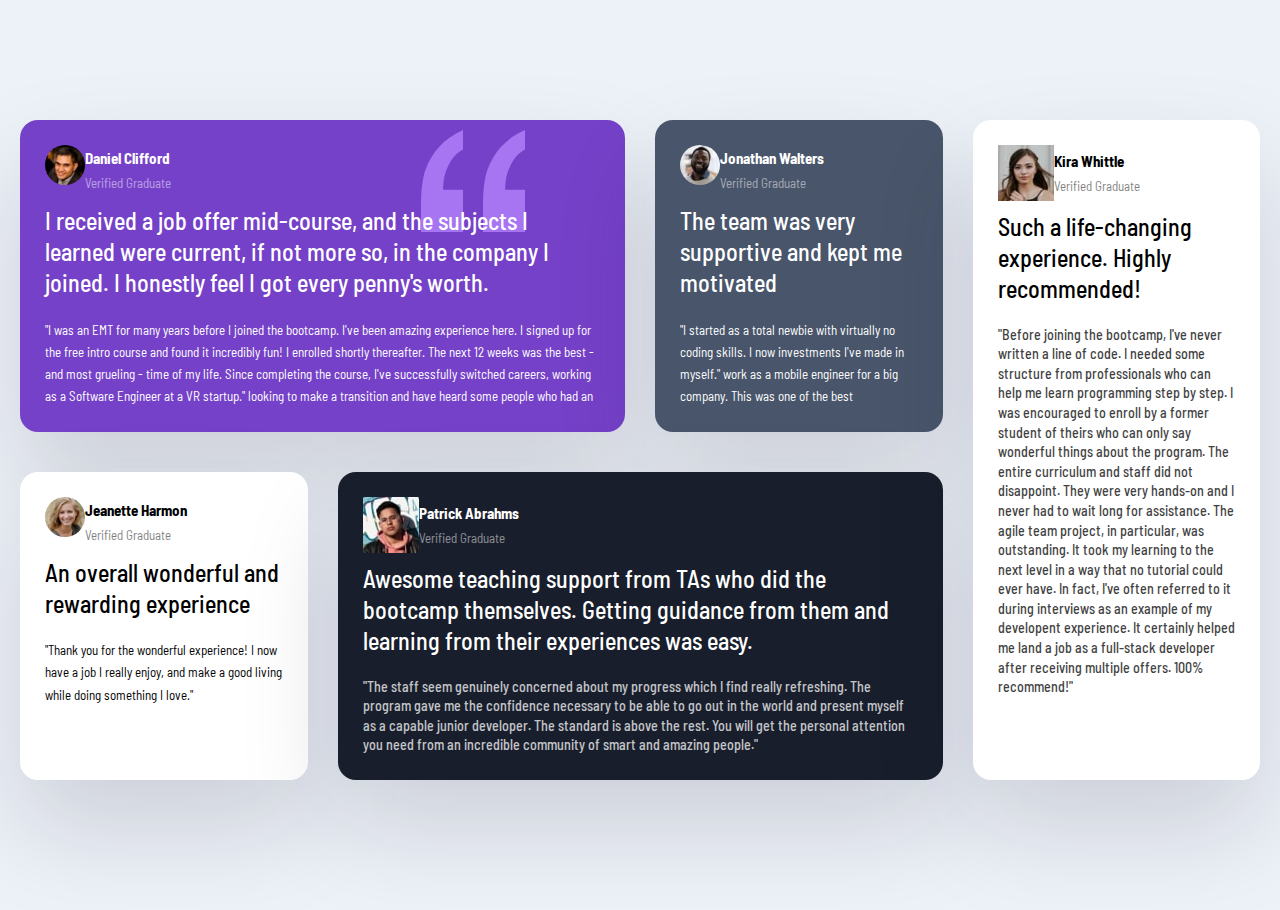
<file: index.html>
<!DOCTYPE html>
<html lang="en">

<head>
    <meta charset="UTF-8">
    <meta name="viewport" content="width=device-width, initial-scale=1.0">
    <link rel="stylesheet" href="style.css">
    <title>Testimonials</title>
</head>

<body>
    <div class="testimonials">
        <div class="card card--bg-purple">
            <header class="card__header">
                <img src="images/image-daniel.jpg" class="card_img" alt="">
                <div>
                    <h3>Daniel Clifford</h3>
                    <p>Verified Graduate</p>
                </div>
            </header>
            <p class="card__lead">
                I received a job offer mid-course, and the subjects I learned were
                current, if not more so, in the company I joined. I honestly feel I
                got every penny's worth.
            </p>
            <p class="card_quote">
                "I was an EMT for many years before I joined the bootcamp. I've been
                amazing experience here. I signed up for the free intro course and
                found it incredibly fun! I enrolled shortly thereafter. The next 12
                weeks was the best - and most grueling - time of my life. Since
                completing the course, I've successfully switched careers, working as
                a Software Engineer at a VR startup."
                looking to make a transition and have heard some people who had an
            </p>
        </div>

        <div class="card card--bg-gray-blue">
            <header class="card__header">
                <img src="images/image-jonathan.jpg" class="card_img" alt="">
                <div>
                    <h3>Jonathan Walters</h3>
                    <p>Verified Graduate</p>
                </div>
            </header>
            <p class="card__lead">
                The team was very supportive and kept me motivated
            </p>
            <p class="card_quote">
                "I started as a total newbie with virtually no coding skills. I now
                investments I've made in myself."
                work as a mobile engineer for a big company. This was one of the best
            </p>
        </div>

        <div class="card">
            <header class="card__header">
                <img src="images/image-jeanette.jpg" class="card_img" alt="">
                <div>
                    <h3>Jeanette Harmon</h3>
                    <p>Verified Graduate</p>
                </div>
            </header>
            <p class="card__lead">
                An overall wonderful and rewarding experience
            </p>
            <p class="card_quote">
                "Thank you for the wonderful experience! I now have a job I really
                enjoy, and make a good living while doing something I love."
            </p>
        </div>

        <div class="card card--bg-black-blue">
            <header class="card__header">
                <img src="images/image-patrick.jpg" class="card__img" alt="" />
                <div>
                    <h3>Patrick Abrahms</h3>
                    <p>Verified Graduate</p>
                </div>
            </header>
            <p class="card__lead">
                Awesome teaching support from TAs who did the bootcamp themselves.
                Getting guidance from them and learning from their experiences was
                easy.
            </p>
            <p class="card__quote">
                "The staff seem genuinely concerned about my progress which I find
                really refreshing. The program gave me the confidence necessary to be
                able to go out in the world and present myself as a capable junior
                developer. The standard is above the rest. You will get the personal
                attention you need from an incredible community of smart and amazing
                people."
            </p>
        </div>

        <div class="card">
            <header class="card__header">
                <img src="images/image-kira.jpg" class="card__img" alt="" />
                <div>
                    <h3>Kira Whittle</h3>
                    <p>Verified Graduate</p>
                </div>
            </header>
            <p class="card__lead">
                Such a life-changing experience. Highly recommended!
            </p>
            <p class="card__quote">
                "Before joining the bootcamp, I've never written a line of code. I
                needed some structure from professionals who can help me learn
                programming step by step. I was encouraged to enroll by a former
                student of theirs who can only say wonderful things about the program.
                The entire curriculum and staff did not disappoint. They were very
                hands-on and I never had to wait long for assistance. The agile team
                project, in particular, was outstanding. It took my learning to the
                next level in a way that no tutorial could ever have. In fact, I've
                often referred to it during interviews as an example of my developent
                experience. It certainly helped me land a job as a full-stack
                developer after receiving multiple offers. 100% recommend!"
            </p>
        </div>
    </div>
    </div>
</body>

</html>
</file>
<file: style.css>
@import url('https://fonts.googleapis.com/css2?family=Barlow+Semi+Condensed:wght@200;300;400;700&display=swap');

* {
    box-sizing: border-box;
    margin: 0;
    padding: 0;
}

body {
    background: #edf2f8;
    font-family: 'Barlow Semi Condensed', sans-serif;
    line-height: 1.7;
    font-size: 13px;
}

.testimonials {
    max-width: 1440px;
    margin: 100px auto;
    padding: 20px;
    display: grid;
    grid-template-columns: repeat(4, 1fr);
    gap: 30px;
}

.card {
    background: #fff;
    border-radius: 18px;
    padding: 25px;
    box-shadow: rgba(17, 12, 46, 0.15) 0px 48px 100px 0px;
    ;
    margin-bottom: 10px;
}

.card__header {
    display: flex;
    align-items: center;
    margin-bottom: 10px;
}

.card__header h3 {
    font-size: 15px;
}

.card__header p {
    opacity: 50%;
}

.card_img {
    width: 40px;
    height: 40px;
    border-radius: 50%;
    margin-bottom: 10px;
}

.card__lead {
    font-size: 1.5rem;
    font-weight: 500;
    line-height: 1.3;
    margin-bottom: 20px;
}

.card__quote {
    font-size: 14px;
    font-weight: 500;
    line-height: 1.4;
    opacity: 75%;
}

.card--bg-purple {
    background: hsl(263, 55%, 52%);
    color: #fff;
    background-image: url('./images/bg-pattern-quotation.svg');
    background-repeat: no-repeat;
    background-position: top 10px right 100px;
}

.card--bg-gray-blue {
    background: hsl(217, 19%, 35%);
    color: #fff;
}

.card--bg-black-blue {
    background: hsl(219, 29%, 13%);
    color: #fff;
}

.card:nth-of-type(1) {
    grid-column: 1/3;
}

.card:nth-of-type(4) {
    grid-column: 2/4;
    grid-row: 2;
}

.card:nth-of-type(5) {
    grid-column: 4;
    grid-row: 1/3;
}

@media (max-width: 768px) {
    .testimonials {
        grid-template-columns: 1fr;
        width: 100%;
    }

    .card:nth-of-type(1){
        grid-column: 1;
    }
    .card:nth-of-type(4){
        grid-column: 1;
        grid-row: 4;
    }
    .card:nth-of-type(5){
        grid-column: 1;
        grid-row: 5;
    }
}

}
</file>
